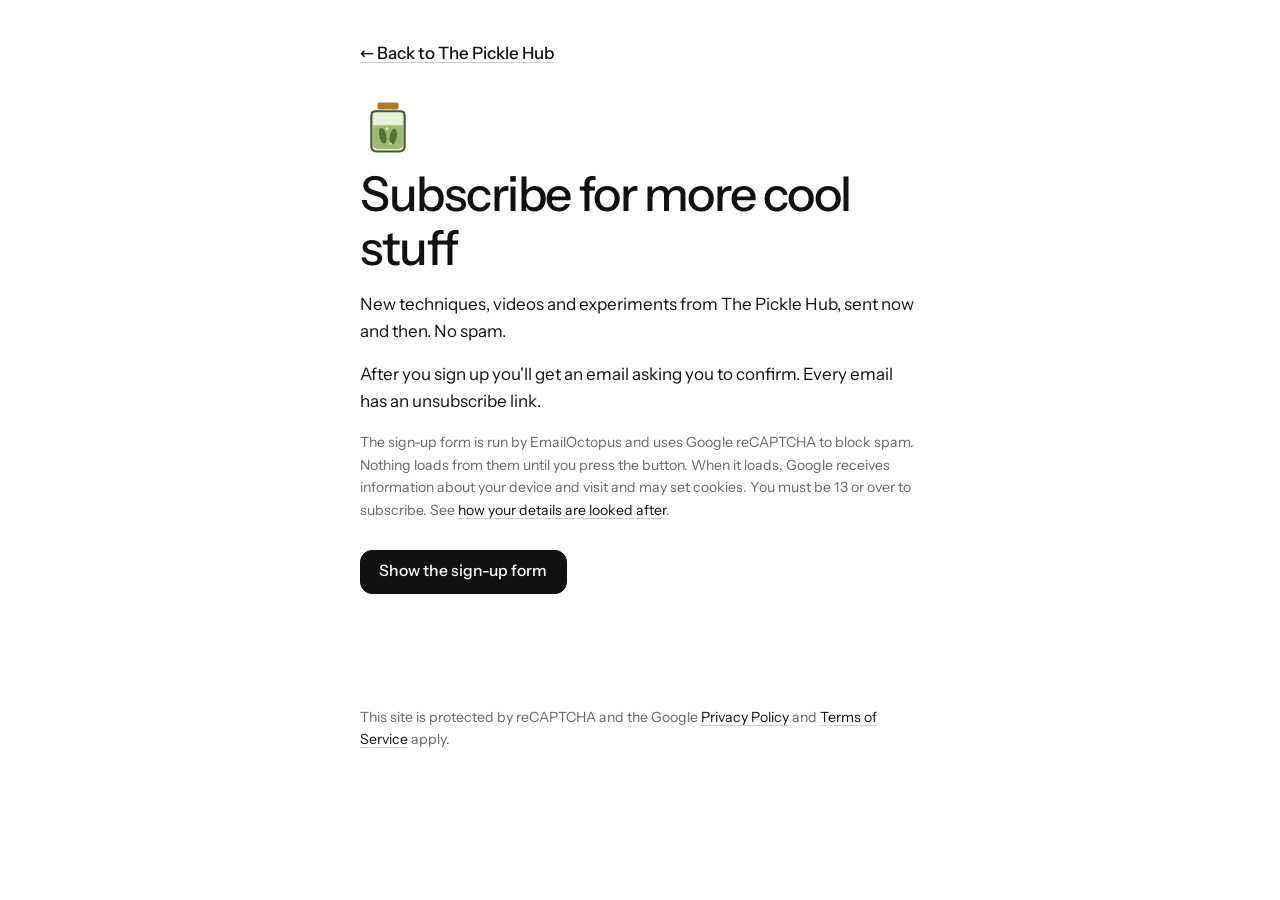
<file: docs/subscribe.html>
<!doctype html>
<html lang="en-GB">
<head>
  <meta charset="utf-8">
  <!-- This page alone runs EmailOctopus's form script (and Google reCAPTCHA), and only after the visitor presses
       "Show the sign-up form". Its rules are looser than the main page's; keeping it on its own page means
       third-party code never runs on index.html. -->
  <meta http-equiv="Content-Security-Policy" content="default-src 'none'; script-src 'self' https://eomail5.com/form/031d1a9e-cf00-11f1-b92e-657c95aab55c.js https://www.google.com/recaptcha/api.js https://www.gstatic.com/recaptcha/releases/; style-src 'self' 'unsafe-inline' https://fonts.googleapis.com; font-src 'self' https://fonts.gstatic.com https://gallery.eo.page; img-src 'self' data: https://eomail5.com https://gallery.eo.page https://www.gstatic.com; connect-src https://eomail5.com; frame-src https://www.google.com https://recaptcha.google.com; form-action https://eomail5.com; base-uri 'none'; object-src 'none'">
  <meta name="viewport" content="width=device-width, initial-scale=1">
  <meta name="referrer" content="strict-origin-when-cross-origin">
  <title>Subscribe · The Pickle Hub</title>
  <meta name="description" content="Sign up for occasional emails from The Pickle Hub.">
  <link rel="icon" href="assets/img/jar.svg" type="image/svg+xml">
  <link rel="stylesheet" href="assets/css/style.css">
  <script src="assets/js/guard.js"></script>
  <script src="assets/js/subscribe-loader.js" defer></script>
</head>
<body>
  <main class="subscribe-page">
    <a class="subscribe-page__back" href="index.html#intro">← Back to The Pickle Hub</a>

    <img class="subscribe-page__jar" src="assets/img/jar.svg" alt="" width="56" height="56">
    <h1>Subscribe for more cool stuff</h1>
    <p>New techniques, videos and experiments from The Pickle Hub, sent now and then. No spam.</p>
    <p>After you sign up you'll get an email asking you to confirm. Every email has an unsubscribe link.</p>

    <p class="subscribe__note">The sign-up form is run by EmailOctopus and uses Google reCAPTCHA to block spam. Nothing loads from them until you press the button. When it loads, Google receives information about your device and visit and may set cookies. You must be 13 or over to subscribe. See <a href="index.html#privacy">how your details are looked after</a>.</p>

    <div class="subscribe-page__form" id="form-slot">
      <button type="button" class="subscribe__btn" id="load-form">Show the sign-up form</button>
      <p class="subscribe__status" id="form-status" role="status" aria-live="polite"></p>
      <noscript><p class="placeholder">Turn on JavaScript to see the sign-up form.</p></noscript>
    </div>

    <p class="subscribe__note">This site is protected by reCAPTCHA and the Google <a href="https://policies.google.com/privacy" rel="noopener">Privacy Policy</a> and <a href="https://policies.google.com/terms" rel="noopener">Terms of Service</a> apply.</p>
  </main>
</body>
</html>
</file>
<file: docs/assets/css/style.css>
/* The Pickle Hub
   White page, one sans-serif typeface (Instrument Sans, self-hosted), black buttons
   and a single gochugaru-red accent used sparingly. Sentence case everywhere. */

/* ============ Font ============ */
@font-face {
  font-family: "Instrument Sans";
  src: url("../fonts/instrument-sans-latin-wght-normal.woff2") format("woff2");
  font-weight: 400 700;
  font-style: normal;
  font-display: swap;
}
@font-face {
  font-family: "Instrument Sans";
  src: url("../fonts/instrument-sans-latin-wght-italic.woff2") format("woff2");
  font-weight: 400 700;
  font-style: italic;
  font-display: swap;
}

/* ============ Tokens ============ */
:root {
  --bg: #ffffff;
  --surface: #ffffff;
  --surface-2: #f5f5f4;
  --surface-3: #ebebea;
  --text: #111111;
  --muted: #666666;
  --border: #e6e6e6;
  --border-strong: #cfcfcf;
  --ink: #111111;          /* primary buttons, selected states */
  --on-ink: #ffffff;
  --accent: #e5482c;       /* gochugaru red: marks and highlights only */
  --accent-text: #c23a1f;  /* the accent, dark enough for small text */
  --accent-soft: #fdeee9;

  /* Illustration colours */
  --ill-glass: #f4f4f3;
  --ill-brine: #dbe6ee;
  --ill-veg: #5b8c3a;
  --ill-lid: #111111;
  --ill-bubble: #ffffff;
  --ill-weight: rgb(255 255 255 / .75);
  --ill-neutral: #9fb7c8;
  --ill-mould: #d6d6d6;
  --ill-mould-edge: #8a8a8a;
  --ill-cold: #e6f0f7;
  --ill-cold-edge: #3d77a1;

  --font: "Instrument Sans", system-ui, -apple-system, "Segoe UI", Roboto, Arial, sans-serif;
  --wide: 72rem;
  --prose: 46rem;
  --radius: 16px;
  color-scheme: light;
}

@media (prefers-color-scheme: dark) {
  :root {
    --bg: #0c0c0c;
    --surface: #141414;
    --surface-2: #1b1b1b;
    --surface-3: #262626;
    --text: #f2f2f2;
    --muted: #a3a3a3;
    --border: #2a2a2a;
    --border-strong: #3d3d3d;
    --ink: #f2f2f2;
    --on-ink: #0c0c0c;
    --accent: #ff6b4f;
    --accent-text: #ff8a73;
    --accent-soft: #2a1611;
    --ill-glass: #1c1c1c;
    --ill-brine: #22313b;
    --ill-veg: #8fc06a;
    --ill-lid: #e6e6e6;
    --ill-bubble: #e6e6e6;
    --ill-weight: rgb(255 255 255 / .16);
    --ill-neutral: #6f8fa6;
    --ill-mould: #4a4a4a;
    --ill-mould-edge: #a3a3a3;
    --ill-cold: #16232c;
    --ill-cold-edge: #8cc0e0;
    color-scheme: dark;
  }
}

/* ============ Base ============ */
*, *::before, *::after { box-sizing: border-box; }
[hidden] { display: none !important; }
html { scroll-behavior: smooth; scroll-padding-top: 1.5rem; -webkit-text-size-adjust: 100%; }
@media (prefers-reduced-motion: reduce) { html { scroll-behavior: auto; } }
body {
  margin: 0;
  background: var(--bg);
  color: var(--text);
  font: 400 1.0625rem/1.6 var(--font);
  -webkit-font-smoothing: antialiased;
}
h1, h2, h3, h4 { font-family: var(--font); color: var(--text); line-height: 1.12; font-weight: 500; letter-spacing: -.02em; }
h2 { font-size: clamp(2rem, 1.4rem + 2.2vw, 3rem); margin: 0 0 1rem; letter-spacing: -.03em; }
h3 { font-size: 1.45rem; margin: 2.5rem 0 .6rem; }
h4 { font-size: 1.05rem; font-weight: 600; letter-spacing: -.01em; }
p { margin: 0 0 1rem; }
a { color: var(--text); text-decoration-line: underline; text-decoration-thickness: 1px; text-underline-offset: .2em; text-decoration-color: var(--border-strong); }
a:hover { text-decoration-color: var(--accent); }
strong { font-weight: 600; }
:focus-visible { outline: 2px solid var(--accent); outline-offset: 3px; border-radius: 6px; }
img { max-width: 100%; height: auto; }

.visually-hidden {
  position: absolute !important; width: 1px; height: 1px; overflow: hidden;
  clip: rect(0 0 0 0); white-space: nowrap;
}
.skip-link { position: absolute; left: 1rem; top: -3rem; background: var(--surface); padding: .5rem 1rem; z-index: 100; }
.skip-link:focus { top: 1rem; }

/* ============ Buttons and tags ============ */
.btn, .btn-calc, .subscribe__btn, .more-link, .yt-sub, .coffee {
  display: inline-flex; align-items: center; justify-content: center; gap: .45rem;
  min-height: 2.75rem; padding: .6rem 1.15rem; border-radius: 12px;
  font: 500 .98rem/1.2 var(--font); text-decoration: none; cursor: pointer;
  transition: background-color .15s, border-color .15s, color .15s;
}
.btn--dark, .subscribe__btn, .yt-sub { background: var(--ink); color: var(--on-ink); border: 1px solid var(--ink); }
.btn--dark:hover, .subscribe__btn:hover, .yt-sub:hover { background: var(--accent); border-color: var(--accent); color: #fff; }
.btn--outline, .btn-calc, .more-link, .coffee { background: transparent; color: var(--text); border: 1px solid var(--border-strong); }
.btn--outline:hover, .btn-calc:hover, .more-link:hover, .coffee:hover { border-color: var(--ink); }
.btn-calc { margin: .25rem 0 1rem; }
.btn-calc::after { content: "→"; }
.subscribe__btn:disabled { opacity: .6; cursor: progress; }

.tag, .eyebrow, .recipe__eyebrow {
  display: inline-block; margin: 0 0 .9rem; padding: .25rem .7rem; border-radius: 999px;
  background: var(--surface-2); color: var(--muted); font-size: .85rem; font-weight: 500; line-height: 1.4;
}

/* ============ Progress bar ============ */
.progress { position: fixed; inset: 0 0 auto 0; height: 3px; z-index: 60; }
.progress__bar { display: block; height: 100%; width: 100%; background: var(--accent); transform-origin: 0 50%; transform: scaleX(0); }

/* ============ Navigation: sidebar on desktop, pinned bar + sheet on phones ============ */
.shell {
  display: grid; grid-template-columns: 16rem minmax(0, 1fr); gap: 3rem;
  max-width: 88rem; margin: 0 auto; padding: 0 1.5rem;
}
.site-header { display: none; }

.sheet {
  position: sticky; top: 0; align-self: start; max-height: 100vh; overflow-y: auto;
  padding: 1.75rem 0 2rem;
}
.sheet__brand {
  display: flex; align-items: center; gap: .6rem; margin: 0 0 1.75rem .65rem;
  font-weight: 600; font-size: 1.15rem; letter-spacing: -.02em; text-decoration: none;
}
.mark { width: 30px; height: 30px; }
.sheet__group { margin: 1.5rem 0 .4rem .75rem; color: var(--muted); font-size: .88rem; }
.sheet__brand + .sheet__group { margin-top: 0; }
.sheet ul { list-style: none; margin: 0; padding: 0; display: grid; gap: 2px; }
.sheet a[data-page] {
  position: relative; display: block; padding: .48rem .75rem; border-radius: 10px;
  font-size: .97rem; font-weight: 500; text-decoration: none; color: var(--muted);
}
.sheet a[data-page]:hover { color: var(--text); background: var(--surface-2); }
.sheet a[aria-current="true"] { color: var(--text); background: var(--surface-2); }
.sheet a[aria-current="true"]::before {
  content: ""; position: absolute; left: .3rem; top: 50%; translate: 0 -50%;
  width: 3px; height: 1rem; border-radius: 3px; background: var(--accent);
}
.sheet__actions { display: grid; gap: .5rem; margin: 2rem .25rem 0; }
.sheet__actions .btn { width: 100%; }

/* ============ Page width ============ */
.content { min-width: 0; padding-bottom: 0; }
.content > .hero, .content > .section, .content > .subscribe { max-width: 62rem; }
/* Long text stays at a readable width; video strips and recipe cards use the full column. */
.section > :is(p, ul, ol, h3, .tip, .table-wrap, .figure, .season, .calc, details, .kit, .cite, figure),
.subscribe > p { max-width: var(--prose); }

/* ============ Hero (home only) ============ */
.hero { padding-top: 3.5rem; padding-bottom: 1rem; }
.hero__text { max-width: 50rem; }
.hero h1 { font-size: clamp(2.6rem, 1.6rem + 3.6vw, 4.4rem); line-height: 1.04; letter-spacing: -.035em; margin: 0 0 1.25rem; }
.hero__lede { font-size: 1.25rem; color: var(--muted); max-width: 38rem; margin: 0 0 2rem; }
.hero__actions { display: flex; flex-wrap: wrap; gap: .75rem; }

.explore { padding-top: 5rem; }
.explore h2 { margin-bottom: 2rem; }
.cards { display: grid; grid-template-columns: repeat(3, minmax(0, 1fr)); gap: 2.25rem 1.75rem; }
.card { display: grid; gap: .5rem; align-content: start; text-decoration: none; color: var(--text); }
.card__img { width: 100%; aspect-ratio: 4 / 3; object-fit: cover; border-radius: var(--radius); background: var(--surface-2); transition: opacity .2s; }
.card:first-child { grid-column: span 2; }
.card:first-child .card__img { aspect-ratio: 16 / 9; }
.card__title { font-size: 1.4rem; font-weight: 500; letter-spacing: -.02em; line-height: 1.2; margin-top: .5rem; }
.card__meta { color: var(--muted); font-size: .95rem; }
.card:hover .card__img { opacity: .85; }
.card:hover .card__title { color: var(--accent-text); }

/* ============ Sections ============ */
.section { padding-top: 2.75rem; padding-bottom: 1rem; }
.section h2:focus { outline: none; }
.lede { font-size: 1.25rem; color: var(--muted); }
.placeholder {
  padding: 1rem 1.25rem; border: 1px dashed var(--border-strong); border-radius: var(--radius);
  color: var(--muted); background: transparent;
}
/* Shop: text-only cards (Amazon's rules don't allow copying product photos) */
/* Cookie message */
.consent {
  position: fixed; z-index: 40; left: 1rem; right: 1rem; bottom: 1rem; max-width: 34rem; margin-left: auto;
  padding: 1.1rem 1.25rem; border-radius: var(--radius); background: var(--surface); border: 1px solid var(--border);
  box-shadow: 0 10px 30px rgb(0 0 0 / .18);
}
.consent__text { margin: 0 0 .9rem; font-size: .95rem; }
.consent__actions { display: flex; flex-wrap: wrap; gap: .5rem; }
.consent__actions .btn { flex: 1 1 8rem; }
.footer__button, .link-button { padding: 0; border: 0; background: none; font: inherit; color: inherit; text-decoration: underline; cursor: pointer; }
.footer__button { text-decoration: none; color: #d6d6d6; }
.footer__button:hover { color: #fff; text-decoration: underline; text-decoration-color: var(--accent); }
/* Instagram profile embed (click to load) */
.insta { max-width: 34rem; padding: 1.35rem; border: 1px solid var(--border); border-radius: var(--radius); }
.insta:has(.insta__frame) { padding: 0; border: 0; }
.insta__intro { margin: 0 0 .9rem; }
.insta__note { margin: .9rem 0 0; font-size: .88rem; color: var(--muted); }
.insta__frame { display: block; width: 100%; height: 34rem; border: 1px solid var(--border); border-radius: var(--radius); background: #fff; }
.about__links { display: flex; flex-wrap: wrap; gap: .6rem; margin: 1.5rem 0 0; }
.shop { list-style: none; margin: 1.5rem 0 0; padding: 0; display: grid; grid-template-columns: repeat(auto-fill, minmax(16rem, 1fr)); gap: 1rem; }
.shop__item { display: flex; flex-direction: column; align-items: flex-start; gap: .6rem; padding: 1.35rem; border: 1px solid var(--border); border-radius: var(--radius); }
.shop__item h3 { margin: 0; }
.shop__item p { margin: 0 0 .4rem; }
.shop__item .btn { margin-top: auto; }
.shop__ad { font-size: .82rem; color: var(--muted); }
.tip { margin: 1.5rem 0; padding: 1.1rem 1.35rem; border-radius: var(--radius); background: var(--surface-2); }
.cite { margin-top: 2rem; font-size: .9rem; color: var(--muted); }
.kit { padding-left: 1.25rem; display: grid; gap: .45rem; }

.compare-table { width: 100%; border-collapse: collapse; margin: 1.5rem 0; font-size: 1rem; }
.compare-table th, .compare-table td { text-align: left; vertical-align: top; padding: .85rem .75rem .85rem 0; border-bottom: 1px solid var(--border); }
.compare-table thead th { font-weight: 600; border-bottom: 1px solid var(--ink); }
.compare-table tbody th { font-weight: 500; color: var(--muted); width: 28%; }
.table-wrap { overflow-x: auto; }
@media (max-width: 560px) {
  .compare-table, .compare-table thead, .compare-table tbody, .compare-table tr, .compare-table th, .compare-table td { display: block; }
  .compare-table thead { display: none; }
  .compare-table tr { padding: .85rem 0; border-bottom: 1px solid var(--border); }
  .compare-table th, .compare-table td, .compare-table tbody th { border: 0; padding: .15rem 0; width: auto; }
  .compare-table td::before { content: attr(data-label) ": "; font-weight: 600; color: var(--text); }
}

details { margin-top: .75rem; border: 1px solid var(--border); border-radius: var(--radius); }
details > summary {
  cursor: pointer; list-style: none; padding: 1rem 1.25rem; font-weight: 500;
  display: flex; justify-content: space-between; align-items: center;
}
details > summary::-webkit-details-marker { display: none; }
details > summary::after { content: "+"; font-size: 1.3rem; color: var(--muted); line-height: 1; }
details[open] > summary::after { content: "−"; }
details > *:not(summary) { margin: 0 1.25rem 1.25rem; }

/* ============ Science illustrations ============ */
.figure { margin: 2.5rem 0; }
.sci-fig { display: block; width: 100%; height: auto; max-width: 36rem; margin: 0 auto; }
.figure figcaption { margin-top: .9rem; font-size: .92rem; color: var(--muted); text-align: center; }
.sci-fig text { font-family: var(--font); }
.sci-fig .f-lid { fill: var(--ill-lid); }
.sci-fig .f-glass { fill: var(--ill-glass); stroke: var(--ink); stroke-width: 2.5; }
.sci-fig .f-brine { fill: var(--ill-brine); }
.sci-fig .f-veg path { fill: none; stroke: var(--ill-veg); stroke-width: 5; stroke-linecap: round; }
.sci-fig .f-veg--sm path { stroke-width: 3.5; }
.sci-fig .f-weight { fill: var(--ill-weight); stroke: var(--ink); stroke-width: 1.5; }
.sci-fig .f-bact { fill: var(--accent); }
.sci-fig .f-bubble { fill: var(--ill-bubble); stroke: var(--muted); stroke-width: 1.5; }
.sci-fig .f-spore, .sci-fig .f-spore-dot { fill: var(--muted); }
.sci-fig .f-spore-fuzz { stroke: var(--muted); stroke-width: 2; stroke-linecap: round; }
.sci-fig .f-no { fill: none; stroke: var(--accent); stroke-width: 3; }
.sci-fig .f-safe { fill: var(--accent-soft); }
.sci-fig .stop-acid { stop-color: var(--accent); }
.sci-fig .stop-neutral { stop-color: var(--ill-neutral); }
.sci-fig .f-mark path { stroke: var(--text); stroke-width: 2; }
.sci-fig .f-line { stroke: var(--accent); stroke-width: 2.5; stroke-dasharray: 8 6; }
.sci-fig .f-arrow { fill: none; stroke: var(--muted); stroke-width: 2.5; }
.sci-fig .f-arrowhead { fill: var(--muted); }
.sci-fig .f-label { fill: var(--text); font-size: 20px; font-weight: 600; }
.sci-fig .f-label-sm { fill: var(--text); font-size: 17px; font-weight: 600; }
.sci-fig .f-warn-text { fill: var(--accent-text); }
.sci-fig .f-ok-text { fill: var(--text); }
.sci-fig .f-muted { fill: var(--muted); font-size: 16px; }
.sci-fig .f-tick { fill: var(--muted); font-size: 16px; font-variant-numeric: tabular-nums; }
.sci-fig .f-tick--warn { fill: var(--accent-text); font-weight: 700; }
.sci-fig .f-mould { fill: var(--ill-mould); stroke: var(--ill-mould-edge); stroke-width: 1.5; }
.sci-fig .f-bar-yeast { fill: var(--surface); stroke: var(--accent); stroke-width: 2; }
.sci-fig .f-bar-mould { fill: var(--ill-mould); stroke: var(--ill-mould-edge); stroke-width: 2; }
.sci-fig .f-axis { stroke: var(--muted); stroke-width: 2; }
.sci-fig .f-mercury { fill: var(--accent); }
.sci-fig .f-fridge { fill: var(--ill-cold); stroke: var(--ill-cold-edge); stroke-width: 3; }
.sci-fig .f-fridge-line { stroke: var(--ill-cold-edge); stroke-width: 3; }
.sci-fig .f-handle { fill: var(--ill-cold-edge); }
.sci-fig .f-snow { fill: none; stroke: var(--ill-cold-edge); stroke-width: 3; stroke-linecap: round; stroke-linejoin: round; }
.sci-fig .f-cold-text { fill: var(--ill-cold-edge); }

/* ============ Seasonal calendar ============ */
.season { margin-top: 1.5rem; padding: 1.5rem; border-radius: 20px; border: 1px solid var(--border); }
.season__months { display: grid; grid-template-columns: repeat(12, 1fr); gap: .35rem; }
.season__month {
  font: 500 .88rem var(--font); cursor: pointer;
  padding: .5rem 0; border-radius: 10px; border: 1px solid transparent;
  background: var(--surface-2); color: var(--muted);
}
.season__month:hover { color: var(--text); }
.season__month[aria-selected="true"] { background: var(--ink); color: var(--on-ink); }
.season__title { font-size: 1.2rem; font-weight: 500; margin: 1.25rem 0 .75rem; }
.season__list { list-style: none; margin: 0; padding: 0; display: flex; flex-wrap: wrap; gap: .45rem; }
.season__list li { padding: .35rem .8rem; border-radius: 999px; font-size: .93rem; background: var(--surface-2); }
.season__note { margin: 1.1rem 0 0; font-size: .88rem; color: var(--muted); }
@media (max-width: 560px) { .season__months { grid-template-columns: repeat(6, 1fr); } }

/* ============ Brine calculator ============ */
.calc { display: grid; gap: 1.5rem; padding: 1.75rem; border-radius: 20px; border: 1px solid var(--border); }
.calc__field { border: 0; margin: 0; padding: 0; min-width: 0; }
.calc__field legend { font-weight: 600; margin-bottom: .6rem; padding: 0; }
.calc__help { margin: -.25rem 0 .65rem; color: var(--muted); font-size: .95rem; }
.calc__presets { display: flex; flex-wrap: wrap; gap: .5rem; margin-bottom: .8rem; }
.chip {
  font: 500 .95rem var(--font); cursor: pointer;
  padding: .5rem .9rem; border-radius: 999px;
  border: 1px solid var(--border-strong); background: transparent; color: var(--text);
}
.chip small { font-weight: 400; color: var(--muted); margin-left: .25rem; font-size: .85em; }
.chip:hover { border-color: var(--ink); }
.chip[aria-pressed="true"] { background: var(--ink); border-color: var(--ink); color: var(--on-ink); }
.chip[aria-pressed="true"] small { color: inherit; opacity: .75; }
.calc__row { display: flex; gap: .5rem; }
.calc__input { position: relative; display: inline-flex; align-items: center; }
.calc__input--grow { flex: 1; }
.calc input, .calc select {
  font: 400 1.15rem var(--font); color: var(--text);
  background: var(--surface); border: 1px solid var(--border-strong); border-radius: 12px;
  padding: .6rem .85rem; min-height: 3rem;
}
.calc input { width: 100%; }
#calc-pct { width: 8rem; padding-right: 2rem; }
.calc__suffix { position: absolute; right: .85rem; color: var(--muted); pointer-events: none; }
.calc input:focus, .calc select:focus { border-color: var(--ink); outline: none; box-shadow: 0 0 0 3px var(--accent-soft); }
.calc__result { display: grid; gap: .2rem; padding: 1.25rem 1.4rem; border-radius: var(--radius); background: var(--surface-2); }
.calc__result-label { font-size: .9rem; color: var(--muted); }
.calc__result-value { font-size: 2.8rem; font-weight: 500; letter-spacing: -.03em; line-height: 1.1; }
.calc__result-sub { color: var(--muted); font-size: .95rem; }
.calc__warn { margin: 0; padding: .8rem 1rem; border-radius: 12px; background: var(--accent-soft); color: var(--accent-text); font-size: .95rem; }
.calc--flash { animation: flash 1.2s ease-out; }
@keyframes flash { from { box-shadow: 0 0 0 4px var(--accent); } to { box-shadow: 0 0 0 0 transparent; } }

/* ============ Video switcher ============ */
.switcher { margin-top: 2rem; }
.filter {
  display: inline-flex; flex-wrap: wrap; gap: .25rem; padding: .3rem; margin-bottom: 1.5rem;
  background: var(--surface-2); border-radius: 14px;
}
.filter__btn {
  font: 500 .95rem var(--font); cursor: pointer;
  display: inline-flex; align-items: center; gap: .45rem;
  padding: .5rem 1rem; border: 0; border-radius: 10px; background: transparent; color: var(--muted);
}
.filter__btn:hover { color: var(--text); }
.filter__btn[aria-pressed="true"] { background: var(--surface); color: var(--text); box-shadow: 0 1px 3px rgb(0 0 0 / .08); }
.filter__count { font-size: .78rem; color: var(--muted); }

.switcher__list {
  display: grid; grid-auto-flow: column; grid-auto-columns: minmax(11rem, 14rem);
  gap: 1.25rem; overflow-x: auto; scroll-snap-type: x mandatory;
  padding: .35rem .35rem 1.25rem; margin: 0 -.35rem;
}
.source {
  scroll-snap-align: start;
  display: grid; gap: .3rem; align-content: start; text-align: left;
  font: inherit; color: var(--text); cursor: pointer;
  background: transparent; border: 0; padding: 0;
}
.source__thumb {
  width: 100%; aspect-ratio: 1; object-fit: cover; border-radius: 14px; display: block;
  background: var(--surface-2); outline: 2px solid transparent; outline-offset: 3px; transition: outline-color .15s, opacity .15s;
}
.source:hover .source__thumb { opacity: .85; }
.source[aria-selected="true"] .source__thumb { outline-color: var(--accent); }
.source__thumb.is-short, .card__img.is-short { object-position: 50% 35%; }
.source__thumb--empty { display: grid; place-items: center; color: var(--muted); font-size: 1.4rem; }
.source__title { font-weight: 500; font-size: 1.02rem; line-height: 1.3; margin-top: .55rem; letter-spacing: -.01em; }
.source[aria-selected="true"] .source__title { color: var(--accent-text); }
.source__meta { font-size: .88rem; color: var(--muted); }

.switcher__panel { animation: fade-in .25s ease-out; }
@keyframes fade-in { from { opacity: .3; } to { opacity: 1; } }
@media (prefers-reduced-motion: reduce) { .switcher__panel { animation: none; } }

.video-intro { font-size: 1.35rem; font-weight: 500; letter-spacing: -.02em; margin: 1.5rem 0 .75rem; max-width: var(--prose); }
.player { position: relative; aspect-ratio: 16 / 9; border-radius: 20px; overflow: hidden; background: #000; margin: .5rem 0; max-width: 52rem; }
.player--short { aspect-ratio: 9 / 16; width: 100%; max-width: min(21rem, 100%); }
.player iframe, .player__facade { position: absolute; inset: 0; width: 100%; height: 100%; border: 0; }
.player__facade { padding: 0; cursor: pointer; background: #000; }
.player__facade img { width: 100%; height: 100%; object-fit: cover; opacity: .92; }
.player__play {
  position: absolute; left: 50%; top: 50%; width: 4.25rem; height: 4.25rem; translate: -50% -50%;
  background: rgb(255 255 255 / .92); border-radius: 50%; transition: background-color .15s;
}
.player__play::after {
  content: ""; position: absolute; left: 54%; top: 50%; translate: -50% -50%;
  border-style: solid; border-width: .7rem 0 .7rem 1.1rem; border-color: transparent transparent transparent #111;
}
.player__facade:hover .player__play, .player__facade:focus-visible .player__play { background: var(--accent); }
.player__facade:hover .player__play::after { border-left-color: #fff; }
.player__empty { position: absolute; inset: 0; display: grid; place-items: center; background: var(--surface-2); color: var(--muted); }
.credit { margin: .4rem 0 1.25rem; font-size: .9rem; color: var(--muted); }
.credit a { color: var(--muted); }
.summary { font-size: 1.1rem; max-width: var(--prose); }

.method { padding-left: 1.5rem; display: grid; gap: .65rem; max-width: var(--prose); }
.method li { padding-left: .25rem; }
.method li > span { margin-right: .5rem; }
.ts {
  font: 500 .8rem var(--font); font-variant-numeric: tabular-nums; cursor: pointer;
  padding: .15rem .55rem; border-radius: 999px; vertical-align: 1px;
  border: 1px solid var(--border); background: var(--surface-2); color: var(--text);
}
.ts:hover { border-color: var(--ink); }
.from-desc { font-size: .95rem; color: var(--muted); max-width: var(--prose); }
.context { margin-top: 1.25rem; padding: 1.1rem 1.35rem; border-radius: var(--radius); background: var(--surface-2); max-width: var(--prose); }
.more-links { display: flex; flex-wrap: wrap; gap: .6rem; margin-top: 1.25rem; }
.more-link::after { content: none; }
.compare { margin-top: 1.25rem; padding: 1.1rem 1.35rem; border-radius: var(--radius); background: var(--surface-2); max-width: 52rem; }

/* ============ Recipe card ============ */
.recipe { margin-top: 1.5rem; padding: 2rem; border-radius: 24px; border: 1px solid var(--border); max-width: 60rem; }
.recipe .recipe__title { margin: 0 0 .75rem; font-size: clamp(1.5rem, 1.2rem + 1vw, 2rem); letter-spacing: -.03em; }
.recipe__summary { margin: 0 0 1.25rem; color: var(--muted); font-size: 1.05rem; max-width: var(--prose); }
.glance { display: grid; grid-template-columns: repeat(auto-fit, minmax(9rem, 1fr)); gap: .6rem; margin: 0 0 1.25rem; padding: 0; }
.glance > div { background: var(--surface-2); border-radius: 14px; padding: .85rem 1rem; }
.glance dt { font-size: .85rem; color: var(--muted); }
.glance dd { margin: .2rem 0 0; font-weight: 500; font-size: 1.08rem; letter-spacing: -.01em; }
.recipe__cols { display: grid; gap: 2rem; margin-top: 1.5rem; }
.recipe h4 { margin: 0 0 .9rem; }
.recipe__ingredients { list-style: none; margin: 0; padding: 0; display: grid; gap: .6rem; }
.recipe__ingredients li { position: relative; padding-left: 1.25rem; }
.recipe__ingredients li::before {
  content: ""; position: absolute; left: .1rem; top: .62em; width: .4rem; height: .4rem; border-radius: 50%; background: var(--accent);
}
.recipe__steps { list-style: none; margin: 0; padding: 0; display: grid; gap: 1rem; counter-reset: step; }
.recipe__steps li { position: relative; padding-left: 2.6rem; counter-increment: step; }
.recipe__steps li::before {
  content: counter(step); position: absolute; left: 0; top: -.05rem;
  width: 1.8rem; height: 1.8rem; border-radius: 50%; display: grid; place-items: center;
  background: var(--surface-2); color: var(--text); font-weight: 600; font-size: .88rem;
}
.recipe__steps li > span { margin-right: .4rem; }
.recipe__tip { margin: 1.75rem 0 0; padding: 1rem 1.25rem; border-radius: var(--radius); background: var(--accent-soft); }
@media (min-width: 1000px) { .recipe__cols { grid-template-columns: minmax(0, 2fr) minmax(0, 3fr); } }

.support { display: flex; flex-wrap: wrap; align-items: center; gap: .4rem .85rem; margin: 1.5rem 0 0; color: var(--muted); }
.support--creator + .support { margin-top: .75rem; }

/* ============ One section at a time (router.js adds .is-paged) ============ */
.pager {
  display: grid; grid-template-columns: 1fr 1fr; gap: 1rem;
  margin-top: 4rem; padding-top: 2rem; border-top: 1px solid var(--border);
}
.pager__link { display: grid; gap: .2rem; padding: 1.1rem 1.35rem; border-radius: var(--radius); border: 1px solid var(--border); text-decoration: none; }
.pager__link:hover { border-color: var(--ink); }
.pager__link--next { grid-column: 2; text-align: right; }
.pager__label { font-size: .88rem; color: var(--muted); }
.pager__name { font-size: 1.2rem; font-weight: 500; letter-spacing: -.02em; }

/* ============ Subscribe box ============ */
.subscribe { margin-top: 4rem; }
.subscribe > * { max-width: none; }
.subscribe {
  padding-top: 3rem; padding-bottom: 3rem;
}
.subscribe h2 { margin-bottom: .6rem; }
.subscribe__note { margin: 1rem 0 0; font-size: .88rem; color: var(--muted); }
.subscribe__status { margin: .6rem 0 0; font-weight: 500; min-height: 1.5em; }

.subscribe-page { max-width: 38rem; margin: 0 auto; padding: 2.5rem 1.5rem 4rem; }
.subscribe-page h1 { font-size: clamp(2.2rem, 1.6rem + 2.4vw, 3rem); letter-spacing: -.03em; margin: .75rem 0 1rem; }
.subscribe-page__back { display: inline-block; margin-bottom: 2rem; font-weight: 500; }
.subscribe-page__jar { display: block; }
.subscribe-page__form { margin: 1.75rem 0; min-height: 8rem; }

/* ============ Footer ============ */
.footer { margin-top: 5rem; padding: 5rem 1.5rem 2.5rem; background: #0a0a0a; color: #f2f2f2; }
.footer > * { max-width: var(--wide); margin-inline: auto; }
.footer__statement { font-size: clamp(2rem, 1.4rem + 2.4vw, 3.2rem); font-weight: 500; letter-spacing: -.035em; line-height: 1.1; margin-bottom: 4rem; }
.footer__cols { display: grid; grid-template-columns: 1.3fr repeat(4, 1fr); border-top: 1px solid rgb(255 255 255 / .14); }
.footer__cols > div { padding: 2rem 1.25rem; border-left: 1px solid rgb(255 255 255 / .14); }
.footer__cols > div:first-child { border-left: 0; padding-left: 0; }
.footer__brand { display: flex; align-items: flex-start; gap: .55rem; font-weight: 600; font-size: 1.15rem; }
.footer__brand .mark { width: 30px; height: 30px; }
.footer__head { font-size: 1.2rem; font-weight: 500; margin-bottom: 1rem; }
.footer ul { list-style: none; margin: 0; padding: 0; display: grid; gap: .6rem; }
.footer a { color: #d6d6d6; text-decoration: none; }
.footer a:hover { color: #fff; text-decoration: underline; text-decoration-color: var(--accent); }
.footer__small { margin-top: 2rem; padding-top: 1.5rem; border-top: 1px solid rgb(255 255 255 / .14); font-size: .85rem; color: #9a9a9a; }

/* ============ Floating controls ============ */
.to-top {
  position: fixed; z-index: 40; right: 1.5rem; bottom: 1.5rem; width: 2.75rem; height: 2.75rem;
  display: grid; place-items: center; border-radius: 50%; cursor: pointer;
  background: var(--surface); border: 1px solid var(--border); color: var(--text); font: inherit; font-size: 1.15rem;
  opacity: 0; pointer-events: none; transition: opacity .2s;
}
.to-top.is-visible { opacity: 1; pointer-events: auto; }
.scrim { position: fixed; inset: 0; background: rgb(0 0 0 / .4); z-index: 44; }

/* ============ Tablet and phone ============ */
@media (max-width: 1100px) {
  .shell { grid-template-columns: 14rem minmax(0, 1fr); gap: 2rem; }
  .cards { grid-template-columns: repeat(2, minmax(0, 1fr)); }
  .footer__cols { grid-template-columns: repeat(2, 1fr); }
  .footer__cols > div { border-left: 0; padding-left: 0; }
}

@media (max-width: 900px) {
  html { scroll-padding-top: 5rem; }
  .shell { display: block; padding: 0; }
  .site-header { display: block; position: sticky; top: 0; z-index: 46; padding: .6rem .75rem; background: var(--bg); }
  .nav {
    display: flex; align-items: center; gap: .75rem;
    padding: .45rem .45rem .45rem .75rem; border-radius: 18px; background: var(--surface-2); border: 1px solid var(--border);
  }
  .nav__brand { display: flex; }
  .nav__current { flex: 1; min-width: 0; overflow: hidden; text-overflow: ellipsis; white-space: nowrap; font-weight: 500; font-size: 1.05rem; }
  .nav__menu {
    display: inline-flex; align-items: center; font: 500 .95rem var(--font); cursor: pointer;
    min-height: 2.5rem; padding: .5rem 1rem; border-radius: 12px; border: 0;
    background: var(--ink); color: var(--on-ink);
  }
  .content > .hero, .content > .section, .content > .subscribe { padding-inline: 1rem; }
  .hero { padding-top: 2rem; }
  .explore { padding-top: 3rem; }
  .cards { grid-template-columns: 1fr; gap: 2rem; }
  .card:first-child { grid-column: auto; }
  .section { padding-top: 2rem; }
  .recipe { padding: 1.25rem; border-radius: 20px; }
  .calc { padding: 1.15rem; }
  .ts { min-height: 2.25rem; padding: .3rem .75rem; font-size: .85rem; }
  .to-top { display: none; }
  .pager__link { padding: .85rem 1rem; }
  .pager__name { font-size: 1.02rem; }
  .footer { padding-top: 3.5rem; }
  .footer__statement { margin-bottom: 2.5rem; }

  .sheet {
    position: fixed; z-index: 45; left: 0; right: 0; bottom: 0; top: auto;
    max-height: 78vh; padding: 1.25rem 1.25rem 2rem;
    background: var(--surface); border-radius: 22px 22px 0 0; box-shadow: 0 -10px 30px rgb(0 0 0 / .2);
    transform: translateY(105%); visibility: hidden; transition: transform .25s ease-out, visibility .25s;
  }
  .sheet.is-open { transform: none; visibility: visible; transition: transform .25s ease-out, visibility 0s; } /* visible at once, so focus can move in */
  html.sheet-open { overflow: hidden; }
  .sheet__brand { display: none; }
  .sheet__group { margin: 1rem 0 .3rem; }
  .sheet__brand + .sheet__group, .sheet > .sheet__group:first-of-type { margin-top: 0; }
  .sheet a[data-page] { padding: .55rem .75rem; font-size: 1.08rem; color: var(--text); }
  .sheet__actions { grid-template-columns: 1fr 1fr; margin: 1.25rem 0 0; }
}
@media (max-width: 900px) and (prefers-reduced-motion: reduce) { .sheet { transition: none; } }

@media (max-width: 560px) { .footer__cols { grid-template-columns: 1fr 1fr; } .footer__cols > div:first-child { grid-column: 1 / -1; } }
</file>
